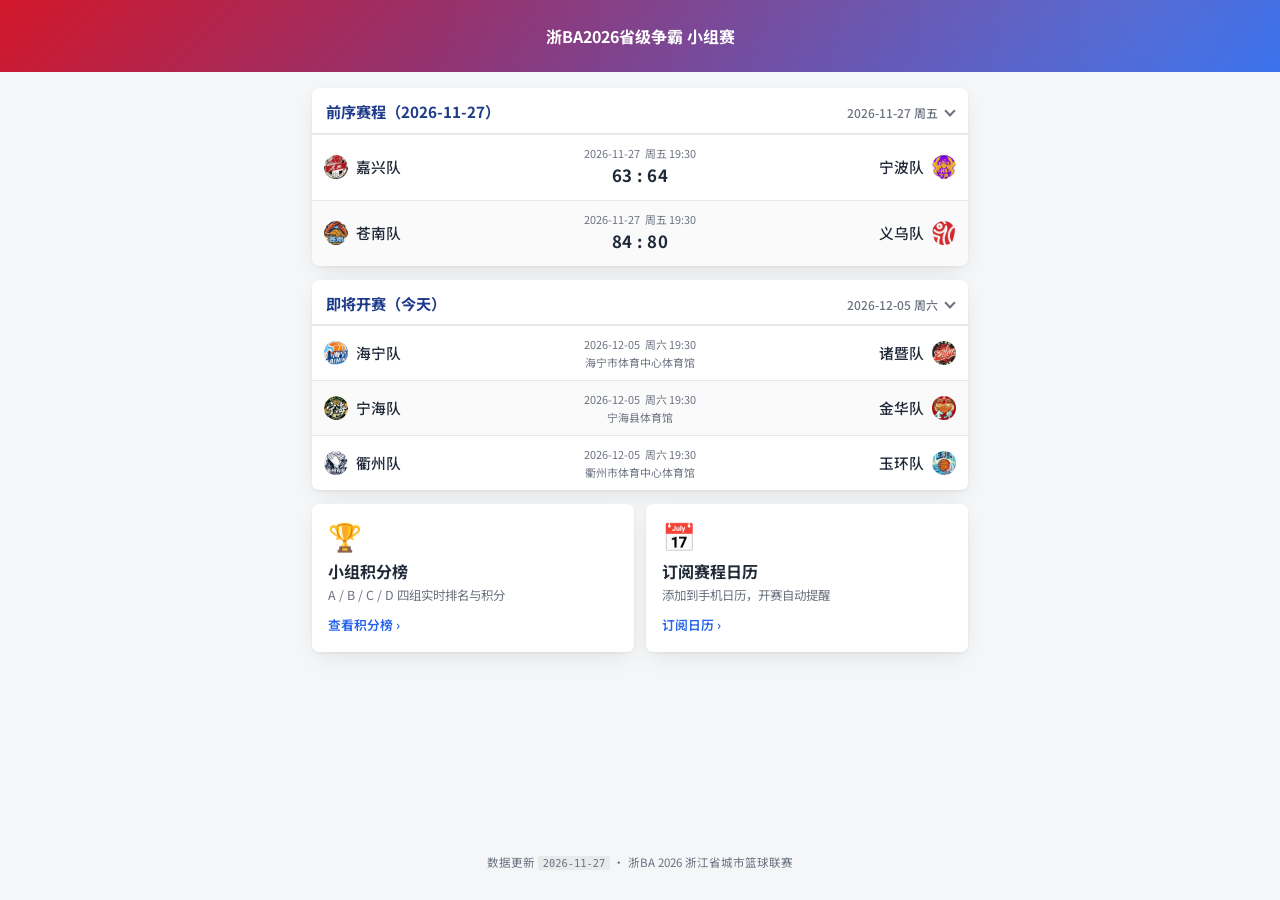
<file: index.html>
<!DOCTYPE html>
<html lang="zh-CN">
<head>
  <meta charset="UTF-8" />
  <meta name="viewport" content="width=device-width, initial-scale=1.0" />
  <title>浙BA 2026 · 首页</title>
  <link href="https://fonts.googleapis.com/css2?family=Noto+Sans+SC:wght@400;500;700&display=swap" rel="stylesheet" />
  <link rel="stylesheet" href="styles.css" />
  <link rel="stylesheet" href="teams.css" />
</head>
<body class="page-index">
  <header>
    <div class="hbar">
      <h1>浙BA2026省级争霸 小组赛</h1>
    </div>
  </header>

  <div class="wrap">
    <!-- 首页赛程：按「比赛日」动态展示 前序赛程 / 即将开赛 / (明天)后续赛程 -->
    <section class="card day-card" id="prev-card">
      <div class="sec-title" role="button" tabindex="0" aria-controls="prev-list"><span id="prev-title">前序赛程</span> <span class="date" id="prev-date"></span><span class="caret" aria-hidden="true"></span></div>
      <div class="matches" id="prev-list">
        <div class="msg">正在加载前序赛程…</div>
      </div>
    </section>

    <section class="card day-card" id="upcoming-card">
      <div class="sec-title" role="button" tabindex="0" aria-controls="upcoming-list"><span id="upcoming-title">即将开赛</span> <span class="date" id="upcoming-date"></span><span class="caret" aria-hidden="true"></span></div>
      <div class="matches" id="upcoming-list">
        <div class="msg">正在加载即将开赛…</div>
      </div>
    </section>

    <section class="card day-card" id="next-card">
      <div class="sec-title" role="button" tabindex="0" aria-controls="next-list"><span id="next-title">明天赛程</span> <span class="date" id="next-date"></span><span class="caret" aria-hidden="true"></span></div>
      <div class="matches" id="next-list">
        <div class="msg">正在加载明天赛程…</div>
      </div>
    </section>

    <!-- 2 & 3. 入口：小组积分榜 / 订阅赛程日历 -->
    <div class="nav">
      <a class="card nav-card" href="teams.html">
        <span class="ico">🏆</span>
        <span class="t">小组积分榜</span>
        <span class="d">A / B / C / D 四组实时排名与积分</span>
        <span class="go">查看积分榜 ›</span>
      </a>
      <a class="card nav-card" href="calendar.html">
        <span class="ico">📅</span>
        <span class="t">订阅赛程日历</span>
        <span class="d">添加到手机日历，开赛自动提醒</span>
        <span class="go">订阅日历 ›</span>
      </a>
    </div>
  </div>

  <p class="footer">
    数据更新 <code id="data-date">2026-09-19</code> · 浙BA 2026 浙江省城市篮球联赛
  </p>

  <script src="data/data.js"></script>
  <script>
    // 页角「数据更新」日期取 data.js 中最新一个有比分的比赛日期
    (function () {
      var el = document.getElementById('data-date');
      if (!el || typeof scheduleData === 'undefined') return;
      var latest = '';
      scheduleData.forEach(function (m) {
        if (m['主队得分'] == null || m['客队得分'] == null) return;
        var d = String(m['日期'] || '').slice(0, 10);
        if (d > latest) latest = d;
      });
      if (latest) el.textContent = latest;
    })();
  </script>
  <script>
    (function () {
      function esc(s) {
        return String(s).replace(/[&<>"]/g, function (c) {
          return { '&': '&amp;', '<': '&lt;', '>': '&gt;', '"': '&quot;' }[c];
        });
      }
      // 队徽改用 CSS 背景渲染（teams.css 内嵌 base64）；键为 logos/ 文件名去扩展名（如 台州）
      function logoKey(logo) {
        return String(logo || '').replace(/^.*\//, '').replace(/\.png$/, '');
      }
      function logoImg(t, name) {
        return (t && t.logo)
          ? '<span class="mlogo" data-logo="' + esc(logoKey(t.logo)) + '" aria-label="' + esc(name) + '"></span>'
          : '<span class="mlogo"></span>';
      }
      // 按比赛时间升序（日期早的在前）；同一时刻以场序稳定排序
      function byTime(a, b) {
        var ta = String(a['日期'] || '').split(' ')[0] + ' ' + (a['时间'] || '');
        var tb = String(b['日期'] || '').split(' ')[0] + ' ' + (b['时间'] || '');
        if (ta !== tb) return ta < tb ? -1 : 1;
        return a['场序'] - b['场序'];
      }

      if (typeof teamsData === 'undefined' || typeof scheduleData === 'undefined') {
        var errHtml = '<div class="msg error">数据加载失败：请确认 <code>data/data.js</code> 与本页面一并存在。</div>';
        ['prev-list', 'upcoming-list', 'next-list'].forEach(function (id) {
          var el = document.getElementById(id); if (el) el.innerHTML = errHtml;
        });
        return;
      }

      var teamMap = {};
      teamsData.forEach(function (t) { teamMap[t['名称']] = t; });

      // 与 schedule.html 完全一致的行结构（首页赛程不针对单一球队，故不高亮）
      function renderMatches(matches) {
        return matches.map(function (m) {
          var home = teamMap[m['主场队']] || {};
          var away = teamMap[m['客场队']] || {};
          var isPlayed = m['主队得分'] != null && m['客队得分'] != null;

          var centerBottom = isPlayed
            ? '<div class="score">' + m['主队得分'] + ' : ' + m['客队得分'] + '</div>'
            : '<div class="venue">' + esc(home['主场场馆'] || '待定') + '</div>';

          var dparts = String(m['日期'] || '').split(' ');
          var dateStr = dparts[0] || '';
          var weekStr = dparts[1] || '';
          var timeStr = m['时间'] || '';

          return '<div class="match">' +
            '<div class="side home">' +
              logoImg(home, m['主场队']) +
              '<span class="mname">' + esc(m['主场队']) + '</span>' +
            '</div>' +
            '<div class="center">' +
              '<div class="when"><span class="date">' + esc(dateStr) + '</span>' +
                '<span class="time">' + esc((weekStr + ' ' + timeStr).trim()) + '</span></div>' +
              centerBottom +
            '</div>' +
            '<div class="side away">' +
              '<span class="mname">' + esc(m['客场队']) + '</span>' +
              logoImg(away, m['客场队']) +
            '</div>' +
          '</div>';
        }).join('');
      }

      // ---- 按「比赛日」动态计算 前序 / 即将开赛 / 明天 ----
      var WD = ['周日', '周一', '周二', '周三', '周四', '周五', '周六'];

      function pad(n) { return n < 10 ? '0' + n : '' + n; }
      function fmt(d) { return d.getFullYear() + '-' + pad(d.getMonth() + 1) + '-' + pad(d.getDate()); }
      function addDays(base, n) { var d = new Date(base); d.setDate(d.getDate() + n); return d; }
      function dayOf(m) { return String(m['日期'] || '').split(' ')[0]; }
      function weekOfYmd(ymd) {
        var p = ymd.split('-');
        var d = new Date(+p[0], +p[1] - 1, +p[2]);
        return WD[d.getDay()];
      }

      var now = new Date();
      var todayStr = fmt(now);
      var tomorrowStr = fmt(addDays(now, 1));
      var yesterdayStr = fmt(addDays(now, -1));
      var dbyStr = fmt(addDays(now, -2));

      // 是否已赛（有比分即已赛）；同一比赛日要么全赛要么未赛，不存在跨时段
      function isPlayed(m) { return m['主队得分'] != null && m['客队得分'] != null; }
      function matchesOn(day) {
        if (!day) return [];
        return scheduleData.filter(function (m) { return dayOf(m) === day; }).sort(byTime);
      }
      function dayPlayed(day) {
        var ms = matchesOn(day);
        return ms.length > 0 && ms.every(function (m) { return isPlayed(m); });
      }

      // 收集全部比赛日并升序（yyyy-mm-dd 定宽，字典序即时间序）
      var daySet = {};
      scheduleData.forEach(function (m) { var d = dayOf(m); if (d) daySet[d] = true; });
      var allDays = Object.keys(daySet).sort();

      // 即将开赛 = 今天或之后、最早的「未赛」比赛日；若全部已赛则无即将开赛
      var upcomingDay = null, prevDay = null, nextDay = null;
      for (var i = 0; i < allDays.length; i++) {
        if (allDays[i] >= todayStr && !dayPlayed(allDays[i])) { upcomingDay = allDays[i]; break; }
      }
      // 前序赛程 = 即将开赛之前最近的「已出比分」比赛日（今天若已赛，则今天归入前序）
      var prevBound = upcomingDay || '9999-12-31';
      for (var j = allDays.length - 1; j >= 0; j--) {
        if (allDays[j] < prevBound && dayPlayed(allDays[j])) { prevDay = allDays[j]; break; }
      }
      // 明天预览 = 即将开赛之后的下一个比赛日
      if (upcomingDay) {
        for (var k = 0; k < allDays.length; k++) {
          if (allDays[k] > upcomingDay) { nextDay = allDays[k]; break; }
        }
      }

      // 相对今天的口语标签；更早或更晚则回退到具体日期
      function relLabel(day) {
        if (day === todayStr) return '今天';
        if (day === tomorrowStr) return '明天';
        if (day === yesterdayStr) return '昨天';
        if (day === dbyStr) return '前天';
        return day;
      }

      // 折叠状态：.collapsed 类控制 .matches 显隐，并同步 aria-expanded
      function setCollapsed(card, collapsed) {
        card.classList.toggle('collapsed', !!collapsed);
        var title = card.querySelector('.sec-title');
        if (title) title.setAttribute('aria-expanded', collapsed ? 'false' : 'true');
      }

      // 点击 / 键盘（Enter、空格）标题部分收起或展开对应卡片
      Array.prototype.forEach.call(
        document.querySelectorAll('.page-index .day-card .sec-title'),
        function (title) {
          function toggle() {
            var card = title.closest('.day-card');
            if (card) setCollapsed(card, !card.classList.contains('collapsed'));
          }
          title.addEventListener('click', toggle);
          title.addEventListener('keydown', function (e) {
            if (e.key === 'Enter' || e.key === ' ' || e.key === 'Spacebar') {
              e.preventDefault(); toggle();
            }
          });
        }
      );

      // collapsed 参数：该板块展示时的默认收起状态（false = 展开）
      function fillSection(cardId, titleId, dateId, listId, baseLabel, day, emptyMsg, collapsed) {
        var card = document.getElementById(cardId);
        if (!day) { card.style.display = 'none'; return; }
        card.style.display = '';
        document.getElementById(titleId).textContent = baseLabel + '（' + relLabel(day) + '）';
        document.getElementById(dateId).textContent = day + ' ' + weekOfYmd(day);
        var matches = matchesOn(day);
        document.getElementById(listId).innerHTML = matches.length
          ? renderMatches(matches)
          : '<div class="msg">' + emptyMsg + '</div>';
        setCollapsed(card, collapsed);
      }

      // 1. 前序赛程（即将开赛之前最近的已出比分比赛日；今天已赛则今天归此）——默认展开
      fillSection('prev-card', 'prev-title', 'prev-date', 'prev-list',
        '前序赛程', prevDay, '暂无已赛比赛。', false);

      // 2. 即将开赛（今天或之后最近的未赛比赛日；全部已赛则隐藏）——默认展开
      fillSection('upcoming-card', 'upcoming-title', 'upcoming-date', 'upcoming-list',
        '即将开赛', upcomingDay, '本赛季比赛已全部结束。', false);

      // 3. 明天/后续赛程：仅当「即将开赛」落在今天（即连续两个比赛日都有比赛）时显示，
      //    且默认收起；否则隐藏整个板块
      var nextCard = document.getElementById('next-card');
      if (upcomingDay === todayStr && nextDay) {
        var baseNext = (nextDay === tomorrowStr) ? '明天赛程' : '后续赛程';
        fillSection('next-card', 'next-title', 'next-date', 'next-list',
          baseNext, nextDay, '该日没有比赛。', true);
      } else {
        nextCard.style.display = 'none';
      }
    })();
  </script>
</body>
</html>
</file>
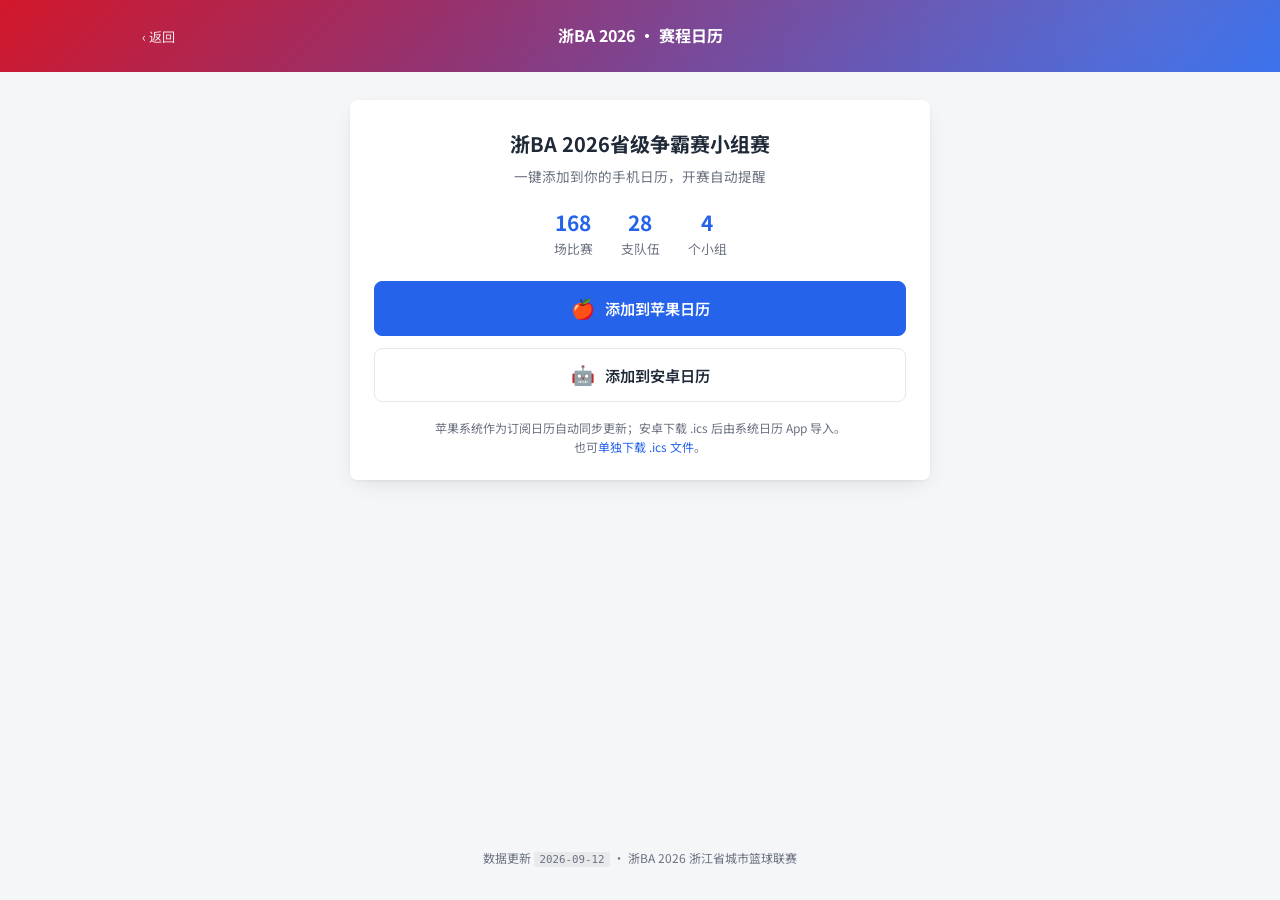
<file: calendar.html>
<!DOCTYPE html>
<html lang="zh-CN">
<head>
  <meta charset="UTF-8" />
  <meta name="viewport" content="width=device-width, initial-scale=1.0" />
  <title>浙BA 2026 · 添加赛程到日历</title>
  <link href="https://fonts.googleapis.com/css2?family=Noto+Sans+SC:wght@400;500;700&display=swap" rel="stylesheet" />
  <link rel="stylesheet" href="styles.css" />
</head>
<body class="page-calendar">
  <header>
    <div class="hbar">
      <a class="back" href="index.html" title="返回首页">‹ 返回</a>
      <h1>浙BA 2026 · 赛程日历</h1>
    </div>
  </header>

  <div class="wrap">
    <div class="card">
      <div class="cal-name">浙BA 2026省级争霸赛小组赛</div>
      <div class="cal-desc">一键添加到你的手机日历，开赛自动提醒</div>
      <div class="stat-row">
        <div><b id="stat-matches">168</b>场比赛</div>
        <div><b id="stat-teams">28</b>支队伍</div>
        <div><b id="stat-groups">4</b>个小组</div>
      </div>

      <div class="btn-group">
        <a class="btn primary" id="btn-apple">
          <span class="icon">🍎</span>添加到苹果日历
          <span class="badge" id="badge-apple" style="display:none">推荐</span>
        </a>
        <a class="btn" id="btn-android" href="zba2026.ics" download>
          <span class="icon">🤖</span>添加到安卓日历
          <span class="badge" id="badge-android" style="display:none">推荐</span>
        </a>
      </div>

      <p class="hint">
        苹果系统作为订阅日历自动同步更新；安卓下载 .ics 后由系统日历 App 导入。<br />
        也可<a id="link-download" href="zba2026.ics" download>单独下载 .ics 文件</a>。
      </p>

      <div class="guide" id="android-guide" hidden>
        <div class="guide-title">安卓导入步骤</div>
        <div class="guide-item"><b>小米</b>打开「日历」→ 右下角 ⋯ → 设置 → 导入 .ics，选择下载的文件</div>
        <div class="guide-item"><b>华为</b>打开「日历」→ 右下角 ⋮ → 设置 → 导入日历 → 选择文件</div>
        <div class="guide-item"><b>OPPO</b>打开「日历」→ 右下角 ⋮ → 设置 → 导入 .ics 文件</div>
        <p class="guide-note">提示：.ics 为一次性导入，赛程如有更新需重新导入。</p>
      </div>
    </div>
  </div>

  <p class="footer">数据更新 <code>2026-09-12</code> · 浙BA 2026 浙江省城市篮球联赛</p>

  <div class="toast" id="toast">已开始下载 .ics 文件</div>

  <script src="data/data.js"></script>
  <script>
    (function () {
      // 顶部统计数字改为数据驱动（数据来自 data/data.js；加载失败则保留默认值）
      if (typeof teamsData !== 'undefined' && typeof scheduleData !== 'undefined') {
        document.getElementById('stat-matches').textContent = scheduleData.length;
        document.getElementById('stat-teams').textContent = teamsData.length;
        document.getElementById('stat-groups').textContent =
          new Set(teamsData.map(function (t) { return t['组别']; })).size;
      }

      const here = new URL(window.location.href);
      const dir = here.pathname.replace(/[^/]*$/, ''); // 本文件所在目录
      const icsAbs = here.origin + dir + 'zba2026.ics'; // ics 与本文件同在根目录
      const webcalUrl = icsAbs.replace(/^https?:/, 'webcal:');

      // 苹果：webcal 订阅
      document.getElementById('btn-apple').href = webcalUrl;
      // 安卓：下载 .ics 由系统日历 App 导入（中国网络无法访问 Google 服务）
      document.getElementById('link-download').href = 'zba2026.ics';

      // 按系统自动高亮推荐项
      const ua = navigator.userAgent;
      const isApple = /iPhone|iPad|iPod|Macintosh|Mac OS X/i.test(ua);
      const isAndroid = /Android/i.test(ua);
      if (isApple) document.getElementById('badge-apple').style.display = '';
      else if (isAndroid) {
        document.getElementById('badge-android').style.display = '';
        document.getElementById('btn-apple').classList.remove('primary');
        document.getElementById('btn-android').classList.add('primary');
      }

      const toast = document.getElementById('toast');
      const guide = document.getElementById('android-guide');
      function showToast(msg) {
        toast.textContent = msg;
        toast.classList.add('show');
        setTimeout(() => toast.classList.remove('show'), 2600);
      }
      // 安卓按钮：下载 .ics 并展开导入指引
      document.getElementById('btn-android').addEventListener('click', () => {
        showToast('已开始下载 .ics，请在日历 App 中导入');
        if (guide.hidden) guide.hidden = false;
      });
      document.getElementById('link-download').addEventListener('click', () => {
        showToast('已开始下载 .ics 文件');
        if (guide.hidden) guide.hidden = false;
      });
    })();
  </script>
</body>
</html>
</file>
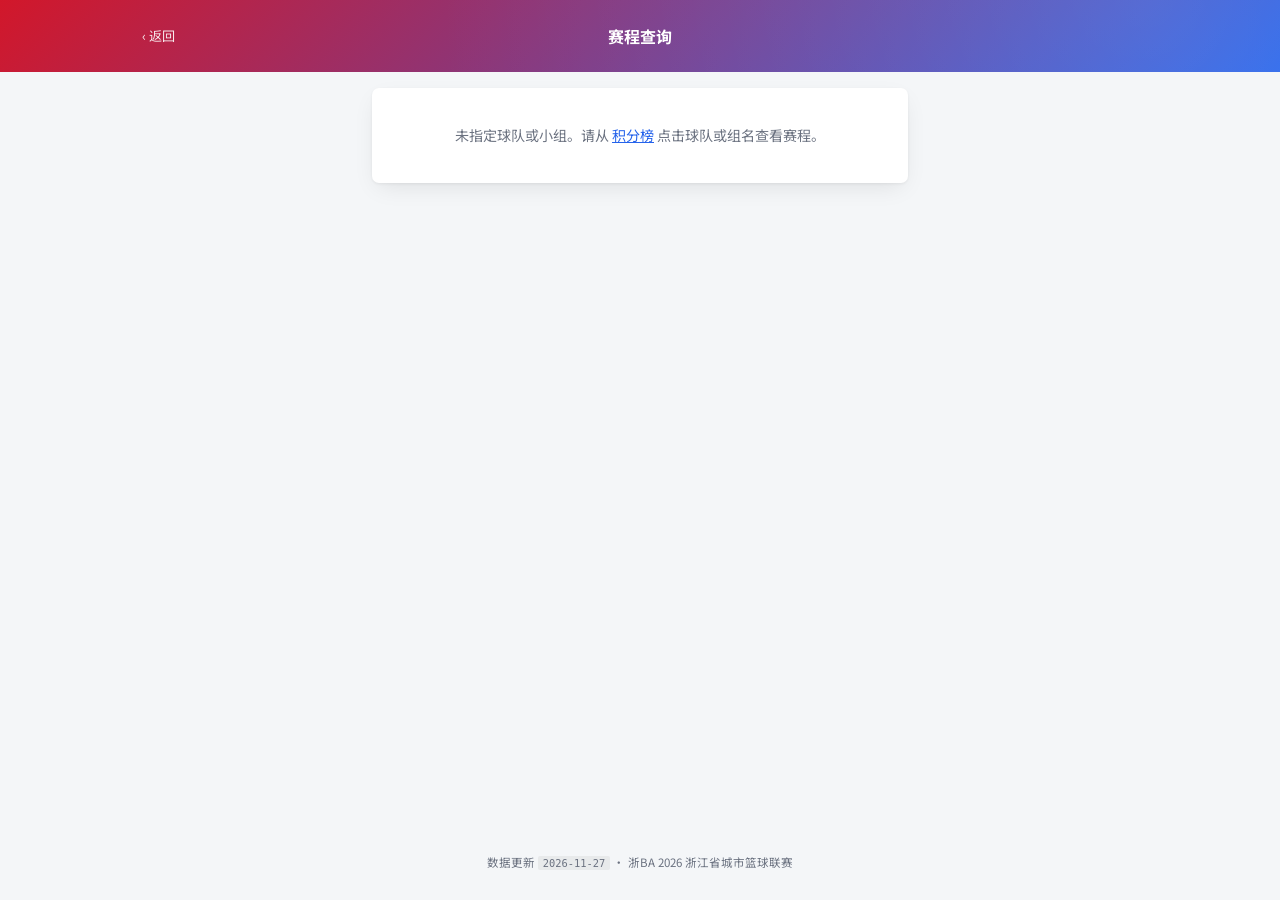
<file: schedule.html>
<!DOCTYPE html>
<html lang="zh-CN">
<head>
  <meta charset="UTF-8" />
  <meta name="viewport" content="width=device-width, initial-scale=1.0" />
  <title>浙BA 2026 · 球队赛程</title>
  <link href="https://fonts.googleapis.com/css2?family=Noto+Sans+SC:wght@400;500;700&display=swap" rel="stylesheet" />
  <link rel="stylesheet" href="styles.css" />
  <link rel="stylesheet" href="teams.css" />
</head>
<body class="page-schedule">
  <header>
    <div class="hbar">
      <a class="back" href="teams.html" title="返回积分榜">‹ 返回</a>
      <div class="htitle">
        <span id="team-logo" class="hlogo" aria-hidden="true" style="display:none"></span>
        <h1 id="team-title">球队赛程</h1>
      </div>
      <span id="team-count" class="hcount"></span>
    </div>
  </header>

  <div class="wrap">
    <div class="card matches" id="list">
      <div class="msg">正在加载赛程…</div>
    </div>
  </div>

  <p class="footer">
    数据更新 <code id="data-date">2026-09-19</code> · 浙BA 2026 浙江省城市篮球联赛
  </p>

  <script src="data/data.js"></script>
  <script>
    // 页角「数据更新」日期取 data.js 中最新一个有比分的比赛日期
    (function () {
      var el = document.getElementById('data-date');
      if (!el || typeof scheduleData === 'undefined') return;
      var latest = '';
      scheduleData.forEach(function (m) {
        if (m['主队得分'] == null || m['客队得分'] == null) return;
        var d = String(m['日期'] || '').slice(0, 10);
        if (d > latest) latest = d;
      });
      if (latest) el.textContent = latest;
    })();
  </script>
  <script>
    (function () {
      var listEl = document.getElementById('list');
      var titleEl = document.getElementById('team-title');
      var countEl = document.getElementById('team-count');
      var logoEl = document.getElementById('team-logo');

      function esc(s) {
        return String(s).replace(/[&<>"]/g, function (c) {
          return { '&': '&amp;', '<': '&lt;', '>': '&gt;', '"': '&quot;' }[c];
        });
      }

      // 队徽改用 CSS 背景渲染（teams.css 内嵌 base64）；键为 logos/ 文件名去扩展名（如 台州）
      function logoKey(logo) {
        return String(logo || '').replace(/^.*\//, '').replace(/\.png$/, '');
      }

      function logoImg(t, name) {
        return (t && t.logo)
          ? '<span class="mlogo" data-logo="' + esc(logoKey(t.logo)) + '" aria-label="' + esc(name) + '"></span>'
          : '<span class="mlogo"></span>';
      }

      function fail(html) { listEl.innerHTML = html; }

      if (typeof teamsData === 'undefined' || typeof scheduleData === 'undefined') {
        fail('<div class="msg error">未找到数据（teamsData / scheduleData 未定义）。' +
          '<br>请确认 <code>data/data.js</code> 与本页面一并存在且路径正确。</div>');
        return;
      }

      var params = new URLSearchParams(location.search);
      var teamName = (params.get('team') || '').trim();
      var groupName = (params.get('group') || '').trim();

      var teamMap = {};
      teamsData.forEach(function (t) { teamMap[t['名称']] = t; });

      // 按比赛时间升序排序（日期早的排前面）；同一时刻以场序作稳定 tie-breaker
      function byTime(a, b) {
        var ta = String(a['日期'] || '').split(' ')[0] + ' ' + (a['时间'] || '');
        var tb = String(b['日期'] || '').split(' ')[0] + ' ' + (b['时间'] || '');
        if (ta !== tb) return ta < tb ? -1 : 1;
        return a['场序'] - b['场序'];
      }

      // 渲染赛程列表；highlight 为需高亮的当前队名（小组模式传 null，不高亮任何队）
      function renderMatches(matches, highlight) {
        listEl.innerHTML = matches.map(function (m) {
          var home = teamMap[m['主场队']] || {};
          var away = teamMap[m['客场队']] || {};
          var isPlayed = m['主队得分'] != null && m['客队得分'] != null;

          var centerBottom = isPlayed
            ? '<div class="score">' + m['主队得分'] + ' : ' + m['客队得分'] + '</div>'
            : '<div class="venue">' + esc(home['主场场馆'] || '待定') + '</div>';

          var dparts = String(m['日期'] || '').split(' ');
          var dateStr = dparts[0] || '';
          var weekStr = dparts[1] || '';
          var timeStr = m['时间'] || '';

          return '<div class="match">' +
            '<div class="side home">' +
              logoImg(home, m['主场队']) +
              '<span class="mname' + (m['主场队'] === highlight ? ' me' : '') + '">' + esc(m['主场队']) + '</span>' +
            '</div>' +
            '<div class="center">' +
              '<div class="when"><span class="date">' + esc(dateStr) + '</span>' +
                '<span class="time">' + esc((weekStr + ' ' + timeStr).trim()) + '</span></div>' +
              centerBottom +
            '</div>' +
            '<div class="side away">' +
              '<span class="mname' + (m['客场队'] === highlight ? ' me' : '') + '">' + esc(m['客场队']) + '</span>' +
              logoImg(away, m['客场队']) +
            '</div>' +
          '</div>';
        }).join('');
      }

      // 小组模式：展示该组全部赛程（teams.html 组名链接进入）
      if (groupName) {
        var groupMatches = scheduleData.filter(function (m) {
          return m['组别'] === groupName;
        }).sort(byTime);

        if (!groupMatches.length) {
          titleEl.textContent = '未找到小组';
          fail('<div class="msg error">未找到「' + esc(groupName) + ' 组」的赛程。' +
            '<br><a href="teams.html">返回积分榜</a></div>');
          return;
        }

        var groupTeams = teamsData.filter(function (t) { return t['组别'] === groupName; }).length;
        document.title = groupName + '组 · 赛程 | 浙BA 2026';
        titleEl.textContent = groupName + '组';
        countEl.textContent = groupTeams + ' 队 · 共 ' + groupMatches.length + ' 场';
        renderMatches(groupMatches, null);
        return;
      }

      // 球队模式：展示某队全部赛程（teams.html 球队行链接进入）
      if (!teamName) {
        titleEl.textContent = '赛程查询';
        fail('<div class="msg">未指定球队或小组。请从 <a href="teams.html">积分榜</a> 点击球队或组名查看赛程。</div>');
        return;
      }

      var team = teamMap[teamName];
      if (!team) {
        titleEl.textContent = '未找到球队';
        fail('<div class="msg error">未找到名为「' + esc(teamName) + '」的球队。' +
          '<br><a href="teams.html">返回积分榜</a></div>');
        return;
      }

      var matches = scheduleData.filter(function (m) {
        return m['主场队'] === teamName || m['客场队'] === teamName;
      }).sort(byTime);

      // 场均得失分：只统计已有比分的场次，得分取本队比分、失分取对手比分
      function avgPoints(list, name) {
        var sum = 0, lost = 0, n = 0;
        list.forEach(function (m) {
          if (m['主队得分'] == null || m['客队得分'] == null) return;
          var isHome = m['主场队'] === name;
          sum += isHome ? m['主队得分'] : m['客队得分'];
          lost += isHome ? m['客队得分'] : m['主队得分'];
          n++;
        });
        return n ? { 场: n, 均得: sum / n, 均失: lost / n } : null;
      }

      function fmtAvg(v) {
        return (Math.round(v * 10) / 10).toFixed(1);
      }

      // 设置页头：队名后附场均得失分，该队尚无已赛场次时不显示
      var avg = avgPoints(matches, teamName);
      document.title = teamName + ' · 赛程 | 浙BA 2026';
      titleEl.innerHTML = esc(teamName) + (avg
        ? '<span class="havg">（场均得分' + fmtAvg(avg.均得) + ' 场均失分' + fmtAvg(avg.均失) + '）</span>'
        : '');
      if (team.logo) { logoEl.setAttribute('data-logo', logoKey(team.logo)); logoEl.style.display = ''; }

      countEl.textContent = (team['组别'] ? team['组别'] + '组 · ' : '') + '共 ' + matches.length + ' 场';

      if (!matches.length) {
        fail('<div class="msg">该球队暂无赛程数据。</div>');
        return;
      }

      renderMatches(matches, teamName);
    })();
  </script>
</body>
</html>
</file>
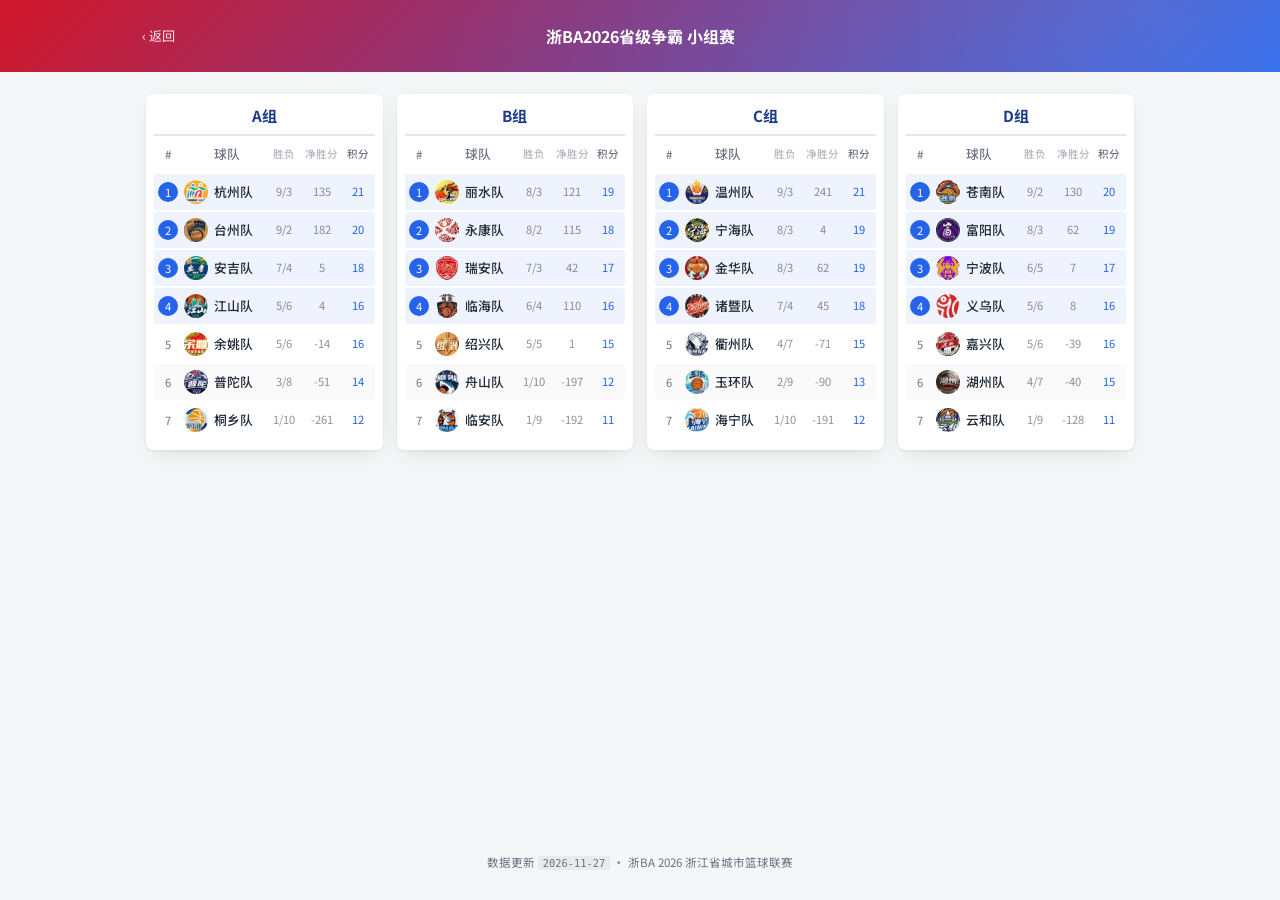
<file: teams.html>
<!DOCTYPE html>
<html lang="zh-CN">
<head>
  <meta charset="UTF-8" />
  <meta name="viewport" content="width=device-width, initial-scale=1.0" />
  <title>浙BA 2026 · 小组积分榜</title>
  <link href="https://fonts.googleapis.com/css2?family=Noto+Sans+SC:wght@400;500;700&display=swap" rel="stylesheet" />
  <link rel="stylesheet" href="styles.css" />
  <link rel="stylesheet" href="teams.css" />
</head>
<body class="page-teams">
  <header>
    <div class="hbar">
      <a class="back" href="index.html" title="返回首页">‹ 返回</a>
      <h1>浙BA2026省级争霸 小组赛</h1>
    </div>
  </header>

  <div class="wrap">
    <div class="groups" id="groups">
      <div class="msg">正在加载积分数据…</div>
    </div>
  </div>

  <p class="footer">
    数据更新 <code id="data-date">2026-09-19</code> · 浙BA 2026 浙江省城市篮球联赛
  </p>

  <script src="data/data.js"></script>
  <script>
    // 页角「数据更新」日期取 data.js 中最新一个有比分的比赛日期
    (function () {
      var el = document.getElementById('data-date');
      if (!el || typeof scheduleData === 'undefined') return;
      var latest = '';
      scheduleData.forEach(function (m) {
        if (m['主队得分'] == null || m['客队得分'] == null) return;
        var d = String(m['日期'] || '').slice(0, 10);
        if (d > latest) latest = d;
      });
      if (latest) el.textContent = latest;
    })();
  </script>
  <script>
    (function () {
      var GROUP_ORDER = ['A', 'B', 'C', 'D'];
      var container = document.getElementById('groups');

      function esc(s) {
        return String(s).replace(/[&<>"]/g, function (c) {
          return { '&': '&amp;', '<': '&lt;', '>': '&gt;', '"': '&quot;' }[c];
        });
      }

      function played(m) {
        return m['主队得分'] != null && m['客队得分'] != null;
      }

      // 依据比分累计每队数据：胜 2 分 / 负 1 分（篮球无平局）
      function computeStats(teams, schedule) {
        var stats = new Map();
        teams.forEach(function (t, i) {
          stats.set(t['名称'], {
            名称: t['名称'], 组别: t['组别'], logo: t['logo'], 原序: i,
            场: 0, 胜: 0, 负: 0, 积分: 0, 得分: 0, 失分: 0, 净胜: 0
          });
        });
        schedule.forEach(function (m) {
          if (!played(m)) return; // 未开赛
          var home = stats.get(m['主场队']), away = stats.get(m['客场队']);
          if (!home || !away) return;
          var hs = m['主队得分'], as = m['客队得分'];
          home.场++; away.场++;
          home.得分 += hs; home.失分 += as;
          away.得分 += as; away.失分 += hs;
          if (hs > as) { home.胜++; home.积分 += 2; away.负++; away.积分 += 1; }
          else if (as > hs) { away.胜++; away.积分 += 2; home.负++; home.积分 += 1; }
        });
        stats.forEach(function (s) { s.净胜 = s.得分 - s.失分; });
        return stats;
      }

      // 同分集群内排名：相互净胜分 → 相互总得分 → 全局净胜分 → 全局总得分
      function rankCluster(cluster, schedule) {
        // 仅当集群内每对球队都交手过时，才用集群内（小联赛）数据排序
        var n = cluster.length;
        var allPlayed = true;
        for (var x = 0; x < n && allPlayed; x++) {
          for (var y = x + 1; y < n && allPlayed; y++) {
            var found = schedule.some(function (m) {
              if (!played(m)) return false;
              return (m['主场队'] === cluster[x].名称 && m['客场队'] === cluster[y].名称) ||
                     (m['主场队'] === cluster[y].名称 && m['客场队'] === cluster[x].名称);
            });
            if (!found) allPlayed = false;
          }
        }

        // 预计算集群内相互交手数据（小联赛净胜分与总得分），每队标量键，保证排序传递性
        var h2hNet = {}, h2hPts = {};
        if (allPlayed) {
          cluster.forEach(function (t) { h2hNet[t.名称] = 0; h2hPts[t.名称] = 0; });
          schedule.forEach(function (m) {
            if (!played(m)) return;
            var home = m['主场队'], away = m['客场队'];
            if (h2hNet[home] == null || h2hNet[away] == null) return;
            var hs = m['主队得分'], as = m['客队得分'];
            h2hNet[home] += hs - as; h2hNet[away] += as - hs;
            h2hPts[home] += hs; h2hPts[away] += as;
          });
        }

        return cluster.slice().sort(function (a, b) {
          if (allPlayed) {
            var dn = h2hNet[b.名称] - h2hNet[a.名称];
            if (dn !== 0) return dn;                   // 相互净胜分
            var dp = h2hPts[b.名称] - h2hPts[a.名称];
            if (dp !== 0) return dp;                   // 相互总得分
          }
          if (b.净胜 !== a.净胜) return b.净胜 - a.净胜; // 全局净胜分
          if (b.得分 !== a.得分) return b.得分 - a.得分; // 全局总得分
          return a.原序 - b.原序;                        // 稳定兜底
        });
      }

      // 组内排名：积分 → 相互净胜分 → 相互总得分 → 全局净胜分 → 全局总得分
      function rankGroup(list, schedule) {
        var byPts = list.slice().sort(function (a, b) {
          return (b.积分 - a.积分) || (a.原序 - b.原序);
        });
        var out = [], i = 0;
        while (i < byPts.length) {
          var j = i;
          while (j + 1 < byPts.length && byPts[j + 1].积分 === byPts[i].积分) j++;
          var cluster = byPts.slice(i, j + 1);
          if (cluster.length === 1) out.push(cluster[0]);
          else rankCluster(cluster, schedule).forEach(function (t) { out.push(t); });
          i = j + 1;
        }
        return out;
      }

      function render(teams, schedule) {
        var stats = computeStats(teams, schedule);
        var groups = {};
        GROUP_ORDER.forEach(function (g) { groups[g] = []; });
        stats.forEach(function (s) {
          (groups[s.组别] = groups[s.组别] || []).push(s);
        });

        container.innerHTML = GROUP_ORDER.map(function (g) {
          var ranked = rankGroup(groups[g] || [], schedule);
          var rows = ranked.map(function (s, idx) {
            var rank = idx + 1;
            var logo = s.logo
              ? '<span class="logo" data-logo="' + esc(String(s.logo).replace(/^.*\//, '').replace(/\.png$/, '')) + '" aria-label="' + esc(s.名称) + '"></span>'
              : '<span class="logo"></span>';
            return '<a class="row team' + (rank <= 4 ? ' qualify' : '') + (idx % 2 === 1 ? ' alt' : '') + '" href="schedule.html?team=' + encodeURIComponent(s.名称) + '" title="查看 ' + esc(s.名称) + ' 赛程">' +
              '<span class="rank' + (rank <= 4 ? ' top' : '') + '">' + rank + '</span>' +
              logo +
              '<span class="name">' + esc(s.名称) + '</span>' +
              '<span class="wl">' + (s.场 === 0 ? '-' : s.胜 + '/' + s.负) + '</span>' +
              '<span class="diff">' + (s.场 === 0 ? '-' : s.净胜) + '</span>' +
              '<span class="pts">' + (s.积分 === 0 ? '-' : s.积分) + '</span>' +
            '</a>';
          }).join('');
          return '<section class="card group">' +
            '<h2 class="group-title"><a href="schedule.html?group=' + encodeURIComponent(g) + '" title="查看 ' + g + ' 组全部赛程">' + g + '组</a></h2>' +
            '<div class="row head"><span class="rank">#</span><span class="logo"></span>' +
              '<span class="name">球队</span><span class="wl">胜负</span><span class="diff">净胜分</span><span class="pts">积分</span></div>' +
            rows +
          '</section>';
        }).join('');
      }

      function showError(msg) {
        container.innerHTML = '<div class="msg error">积分数据加载失败：' + esc(msg) +
          '<br>请确认 <code>data/data.js</code> 与本页面一并存在且路径正确。</div>';
      }

      if (typeof teamsData !== 'undefined' && typeof scheduleData !== 'undefined') {
        render(teamsData, scheduleData);
      } else {
        showError('未找到数据（teamsData / scheduleData 未定义）');
      }
    })();
  </script>
</body>
</html>
</file>
<file: styles.css>
/* ==========================================================================
   浙BA 2026 · 全站样式表
   各页面通过 <body> 上的作用域类区分：
     · index.html    -> <body class="page-index">     首页（今天赛程 + 入口）
     · teams.html    -> <body class="page-teams">      小组积分榜
     · schedule.html -> <body class="page-schedule">   球队 / 小组赛程
     · calendar.html -> <body class="page-calendar">   订阅赛程日历
   结构：1) 共享基础  2) calendar  3) teams  4) schedule  5) index 首页
   赛程行组件 .matches 由 index「今天赛程」与 schedule 共用。
   ========================================================================== */

/* --------------------------------------------------------------------------
   1. 共享基础（设计令牌 / 重置 / 顶栏骨架 / 卡片 / 页脚 / 提示）
   -------------------------------------------------------------------------- */
:root {
  --bg: #f4f6f8;
  --card: #ffffff;
  --text: #1f2937;
  --muted: #6b7280;
  --accent: #2563eb;
  --accent-dark: #1e3a8a;
  --accent-hover: #1e3a8a;
  --on-accent: #ffffff;
  --border: #e5e7eb;
  /* 圆角令牌：集中可配置，改此处即全站生效（--radius 为卡片主圆角） */
  --radius: 7px;
  --radius-logo: 50%;
  --radius-xs: 2px;
  --radius-sm: 3px;
  --radius-md: 50%;
  --radius-lg: 3px;
  --radius-xl: 8px;
  --radius-pill: 999px;
  --shadow: 0 1px 3px rgba(0,0,0,0.06), 0 8px 24px -6px rgba(0,0,0,0.10);
  /* 派生表面 / 状态色：收敛原硬编码颜色，便于深色模式统一覆盖 */
  --header-grad: linear-gradient(135deg, #D2172A 0%, #2563eb 100%);
  --code-bg: rgba(0,0,0,0.05);
  --row-alt: rgba(0,0,0,0.02);
  --row-hover: rgba(37,99,235,0.10);
  --qualify-bg: rgba(37,99,235,0.08);
  --error-bg: #fef2f2;
  --error-text: #b91c1c;
  --error-border: #fecaca;
}

/* 深色模式：跟随系统偏好，仅覆盖颜色令牌，布局与结构完全不变 */
@media (prefers-color-scheme: dark) {
  :root {
    --bg: #0b1220;
    --card: #141d2e;
    --text: #e6e9ef;
    --muted: #94a3b8;
    --accent: #60a5fa;
    --accent-dark: #93c5fd;
    --accent-hover: #3b82f6;
    --on-accent: #0b1220;
    --border: #243044;
    --shadow: 0 1px 3px rgba(0,0,0,0.40), 0 8px 24px -6px rgba(0,0,0,0.55);
    --header-grad: linear-gradient(135deg, #1e3a8a 0%, #D2172A 100%);
    --code-bg: rgba(255,255,255,0.08);
    --row-alt: rgba(255,255,255,0.035);
    --row-hover: rgba(96,165,250,0.18);
    --qualify-bg: rgba(96,165,250,0.1);
    --error-bg: #2c1416;
    --error-text: #fca5a5;
    --error-border: #7f1d1d;
  }
}
* { box-sizing: border-box; margin: 0; padding: 0; }
body {
  font-family: "Noto Sans SC", "PingFang SC", "Microsoft YaHei", sans-serif;
  background: var(--bg);
  color: var(--text);
  line-height: 1.5;
  min-height: 100vh;
  display: flex;
  flex-direction: column;
}
code {
  background: var(--code-bg);
  padding: 1px 5px;
  border-radius: var(--radius-xs);
  font-size: 0.9em;
}

/* 顶栏共享外观（渐变背景满宽 + 光晕装饰）；内容布局与限宽交给 .hbar */
header {
  background: var(--header-grad);
  color: #fff;
  position: relative;
  overflow: hidden;
  padding: 8px 0;
}
header::before {
  content: "";
  position: absolute;
  top: -50%; left: -50%;
  width: 200%; height: 200%;
  background: radial-gradient(circle at 70% 30%, rgba(255,255,255,0.12) 0%, transparent 40%);
  pointer-events: none;
}
/* 顶栏内容条：单行 flex；大屏（>990px）内容限制在 990px 居中，header 背景仍满宽 */
.hbar {
  position: relative;
  display: flex;
  align-items: center;
  gap: 10px;
  max-width: 1024px;
  margin: 0 auto;
  padding: 0 14px;
  min-height: 26px;
}

@media (orientation: landscape) and (min-height: 540px) {
  .hbar {
    min-height: 56px;
  }
}

/* 返回按钮（teams / schedule 顶栏用） */
.back {
  position: relative;
  z-index: 1;
  flex: 0 0 auto;
  color: #fff;
  text-decoration: none;
  font-size: 0.82rem;
  opacity: 0.9;
  white-space: nowrap;
}
.back:hover { opacity: 1; text-decoration: underline; }

/* 容器 / 卡片 / 页脚：共享骨架，尺寸差异见各页作用域 */
.wrap { width: 100%; margin: 0 auto; flex: 1; }
.card { background: var(--card); border-radius: var(--radius); box-shadow: var(--shadow); }
.footer { text-align: center; color: var(--muted); }
.footer a { color: var(--accent); text-decoration: none; }
.footer a:hover { text-decoration: underline; }

/* 加载 / 错误提示（teams / schedule 用） */
.msg { text-align: center; color: var(--muted); }
.msg.error { background: var(--error-bg); color: var(--error-text); }

/* --------------------------------------------------------------------------
   2. calendar.html —— 日历订阅落地页（body.page-calendar）
   -------------------------------------------------------------------------- */
body.page-calendar { line-height: 1.6; }
.page-calendar header h1 {
  position: absolute;
  left: 50%;
  top: 50%;
  transform: translate(-50%, -50%);
  z-index: 1;
  max-width: calc(100% - 40px);
  margin: 0;
  font-size: 1rem;
  font-weight: 700;
  text-align: center;
  white-space: nowrap;
  overflow: hidden;
  text-overflow: ellipsis;
}
.page-calendar .wrap { max-width: 620px; padding: 28px 20px 48px; }
.page-calendar .card { padding: 28px 24px 24px; text-align: center; }
.page-calendar .footer { padding: 16px 0 32px; font-size: 0.75rem; }

.page-calendar .cal-name { font-size: 1.25rem; font-weight: 700; }
.page-calendar .cal-desc { font-size: 0.85rem; color: var(--muted); margin-top: 6px; }
.page-calendar .stat-row {
  display: flex;
  justify-content: center;
  gap: 28px;
  margin: 18px 0 22px;
  font-size: 0.8rem;
  color: var(--muted);
}
.page-calendar .stat-row b { display: block; font-size: 1.3rem; color: var(--accent); font-weight: 700; }
.page-calendar .btn-group { display: grid; gap: 12px; }
.page-calendar .btn {
  display: flex;
  align-items: center;
  justify-content: center;
  gap: 10px;
  padding: 14px 18px;
  border-radius: var(--radius-xl);
  border: 1px solid var(--border);
  background: var(--card);
  color: var(--text);
  font-size: 0.95rem;
  font-weight: 600;
  font-family: inherit;
  text-decoration: none;
  cursor: pointer;
  transition: all 0.18s ease;
}
.page-calendar .btn .icon { font-size: 1.2rem; line-height: 1; }
.page-calendar .btn .badge {
  font-size: 0.7rem;
  font-weight: 700;
  background: var(--accent);
  color: var(--on-accent);
  padding: 2px 8px;
  border-radius: var(--radius-pill);
  margin-left: 4px;
}
.page-calendar .btn.primary { background: var(--accent); color: var(--on-accent); border-color: var(--accent); }
.page-calendar .btn.primary .badge { background: var(--on-accent); color: var(--accent); }
.page-calendar .btn.primary:hover { background: var(--accent-hover); border-color: var(--accent-hover); color: var(--on-accent); }
.page-calendar .btn:hover:not(.primary) { border-color: var(--accent); color: var(--accent); transform: translateY(-1px); }
.page-calendar .hint { margin-top: 16px; font-size: 0.75rem; color: var(--muted); line-height: 1.6; }
.page-calendar .hint a { color: var(--accent); text-decoration: none; }
.page-calendar .hint a:hover { text-decoration: underline; }
.page-calendar .toast {
  position: fixed; bottom: 24px; left: 50%;
  transform: translateX(-50%) translateY(20px);
  background: var(--text); color: var(--bg);
  padding: 10px 20px; border-radius: var(--radius-pill);
  font-size: 0.85rem; opacity: 0; pointer-events: none;
  transition: all 0.3s ease; z-index: 50;
}
.page-calendar .toast.show { opacity: 1; transform: translateX(-50%) translateY(0); }
.page-calendar .guide {
  margin-top: 18px;
  padding: 16px;
  background: var(--bg);
  border-radius: var(--radius-xl);
  text-align: left;
  font-size: 0.82rem;
  line-height: 1.7;
}
.page-calendar .guide-title { font-weight: 700; margin-bottom: 8px; color: var(--text); }
.page-calendar .guide-item { color: var(--muted); margin-bottom: 4px; }
.page-calendar .guide-item b { color: var(--text); margin-right: 4px; }
.page-calendar .guide-note { margin-top: 10px; color: var(--muted); font-size: 0.75rem; }

/* --------------------------------------------------------------------------
   3. teams.html —— 小组积分榜（body.page-teams）
   -------------------------------------------------------------------------- */
.page-teams header h1 {
  position: absolute;
  left: 50%;
  top: 50%;
  transform: translate(-50%, -50%);
  z-index: 1;
  max-width: calc(100% - 140px);
  margin: 0;
  font-size: 1rem;
  font-weight: 700;
  text-align: center;
  white-space: nowrap;
  overflow: hidden;
  text-overflow: ellipsis;
}
.page-teams .wrap { max-width: 1024px; padding: 16px 12px 32px; }
.page-teams .card { padding: 10px 8px; overflow: hidden; }
.page-teams .footer { padding: 12px 16px 28px; font-size: 0.72rem; }
.page-teams .msg { grid-column: 1 / -1; padding: 30px 10px; font-size: 0.85rem; }
.page-teams .msg.error { border: 1px solid var(--error-border); border-radius: var(--radius-xl); padding: 18px; line-height: 1.8; }

/* 小组网格：默认（手机竖屏）2 行 2 列 */
.page-teams .groups { display: grid; grid-template-columns: repeat(2, 1fr); gap: 12px; }
.page-teams .group-title {
  font-size: 0.95rem;
  font-weight: 700;
  color: var(--accent-dark);
  text-align: center;
  padding-bottom: 7px;
  margin-bottom: 4px;
  border-bottom: 2px solid var(--border);
}
.page-teams .group-title a { color: inherit; text-decoration: none; }
.page-teams .group-title a:hover { color: var(--accent); text-decoration: underline; }
.page-teams .row { display: flex; align-items: center; gap: 6px; padding: 6px 4px; border-radius: var(--radius-lg); }
.page-teams .row.head { font-size: 0.66rem; color: var(--muted); font-weight: 500; padding: 2px 4px 6px; }
.page-teams .team.alt { background: var(--row-alt); }
.page-teams .team.qualify { background: var(--qualify-bg); }
.page-teams a.row { text-decoration: none; color: inherit; }
.page-teams a.row.team { cursor: pointer; transition: background .15s ease; margin: 2px 0; }
.page-teams a.row.team:hover { background: var(--row-hover); }
.page-teams .rank {
  flex: 0 0 20px;
  height: 20px;
  line-height: 20px;
  text-align: center;
  font-size: 0.7rem;
  color: var(--muted);
}
.page-teams .rank.top { color: var(--on-accent); background: var(--accent); border-radius: var(--radius-md); }
.page-teams .row.head .rank { color: var(--muted); background: none; }
.page-teams .logo { flex: 0 0 24px; width: 24px; height: 24px; border-radius: var(--radius-logo); }
.page-teams .name {
  flex: 1 1 auto;
  min-width: 0;
  font-size: 0.8rem;
  font-weight: 500;
  white-space: nowrap;
  overflow: hidden;
  text-overflow: ellipsis;
}
.page-teams .diff {
  flex: 0 0 34px;
  text-align: center;
  font-size: 0.7rem;
  font-variant-numeric: tabular-nums;
  opacity: 0.5;
}
.page-teams .row.head .diff { color: var(--muted); font-weight: 500; font-size: 0.66rem; }
.page-teams .wl {
  flex: 0 0 30px;
  text-align: center;
  font-size: 0.7rem;
  font-variant-numeric: tabular-nums;
  opacity: 0.5;
}
.page-teams .row.head .wl { color: var(--muted); font-weight: 500; font-size: 0.66rem; }
.page-teams .pts {
  flex: 0 0 26px;
  text-align: center;
  font-size: 0.7rem;
  color: var(--accent);
  font-variant-numeric: tabular-nums;
}
.page-teams .row.head .pts { color: var(--muted); font-weight: 500; font-size: 0.66rem; }

/* 手机横屏及更宽屏幕：4 个小组并列一排 */
@media (orientation: landscape) {
  .page-teams .groups { grid-template-columns: repeat(4, 1fr); gap: 14px; }
  .page-teams .wrap { padding: 22px 18px 22px; }
}


@media (max-width: 1000px) and (orientation: landscape) {
  .page-teams .diff { display: none; }
}
@media (max-width: 840px) and (orientation: landscape) {
  .page-teams .wl { display: none; }
}

/* --------------------------------------------------------------------------
   4. schedule.html —— 球队赛程（body.page-schedule）
   -------------------------------------------------------------------------- */
.page-schedule .htitle {
  position: absolute;
  left: 50%;
  top: 50%;
  transform: translate(-50%, -50%);
  z-index: 1;
  display: flex;
  align-items: center;
  gap: 6px;
  max-width: calc(100% - 220px);
}
.page-schedule .hlogo {
  flex: 0 0 auto;
  width: 26px; height: 26px;
  border-radius: var(--radius-sm);
  background: rgba(255,255,255,0.12);
  padding: 2px;
}
.page-schedule header h1 {
  min-width: 0;
  margin: 0;
  font-size: 1rem;
  font-weight: 700;
  text-align: center;
  white-space: nowrap;
  overflow: hidden;
  text-overflow: ellipsis;
}
.page-schedule .hcount {
  position: relative;
  z-index: 1;
  flex: 0 0 auto;
  margin-left: auto;
  font-size: 0.72rem;
  opacity: 0.85;
  white-space: nowrap;
}
/* 队名后的场均得失分：字号略小、透明度降低，随 h1 一起在空间不足时截断尾部 */
.page-schedule .havg {
  margin-left: 3px;
  font-size: 0.72rem;
  font-weight: 500;
  opacity: 0.85;
  font-variant-numeric: tabular-nums;
}
.page-schedule .wrap { max-width: 560px; padding: 16px 12px 32px; }
.page-schedule .card { overflow: hidden; }
.page-schedule .footer { padding: 12px 16px 28px; font-size: 0.72rem; }
.page-schedule .msg { padding: 34px 14px; font-size: 0.88rem; line-height: 1.9; }
.page-schedule .msg a { color: var(--accent); }

/* 赛程行组件（index「今天赛程」与 schedule 共用）：左主队 / 中日期时间+比分或场馆 / 右客队 */
.matches .match {
  display: flex;
  align-items: center;
  gap: 8px;
  padding: 11px 12px;
  border-bottom: 1px solid var(--border);
}
.matches .match:last-child { border-bottom: none; }
.matches .match:nth-child(even) { background: var(--row-alt); }
.matches .side { flex: 1 1 0; min-width: 0; display: flex; align-items: center; gap: 8px; }
.matches .side.home { justify-content: flex-start; }
.matches .side.away { justify-content: flex-end; }
.matches .mlogo { flex: 0 0 24px; width: 24px; height: 24px; border-radius: var(--radius-logo); }
.matches .mname {
  min-width: 0;
  font-size: 0.92rem;
  font-weight: 500;
  white-space: nowrap;
  overflow: hidden;
  text-overflow: ellipsis;
}
.matches .side.away .mname { text-align: right; }
.matches .mname.me { color: var(--accent); font-weight: 700; }
.matches .center { flex: 1.3 1 0; min-width: 0; text-align: center; }
.matches .when { font-size: 0.68rem; color: var(--muted); line-height: 1.35; white-space: nowrap; }
.matches .when .date { margin-right: 5px; }
.matches .score {
  margin-top: 3px;
  font-size: 1.05rem;
  font-weight: 700;
  letter-spacing: 0.5px;
  font-variant-numeric: tabular-nums;
}
.matches .venue { margin-top: 3px; font-size: 0.68rem; color: var(--muted); line-height: 1.3; }

@media (max-width: 380px) {
  .matches .match { gap: 5px; padding: 9px 8px; }
  .matches .side { gap: 5px; }
  .matches .mlogo { flex-basis: 20px; width: 20px; height: 20px; }
  .matches .mname { font-size: 0.82rem; }
  .matches .score { font-size: 0.95rem; }
  .matches .venue, .matches .when { font-size: 0.62rem; }
  .page-schedule .hcount { display: none; }
}

/* 窄屏：隐藏右侧计数并放宽标题限宽，让队名后的场均得失分有足够展示空间 */
@media (max-width: 520px) {
  .page-schedule .hcount { display: none; }
  .page-schedule .htitle { max-width: calc(100% - 120px); }
  .page-schedule .havg { font-size: 0.66rem; }
}

/* --------------------------------------------------------------------------
   5. index.html —— 首页（body.page-index）：今天赛程 + 积分榜 / 日历入口
   -------------------------------------------------------------------------- */
.page-index header h1 {
  position: absolute;
  left: 50%; top: 50%;
  transform: translate(-50%, -50%);
  z-index: 1;
  max-width: calc(100% - 40px);
  margin: 0;
  font-size: 1rem;
  font-weight: 700;
  text-align: center;
  white-space: nowrap;
  overflow: hidden;
  text-overflow: ellipsis;
}
.page-index .wrap { max-width: 680px; padding: 16px 12px 32px; }
.page-index .footer { padding: 12px 16px 28px; font-size: 0.72rem; }

/* 区块标题 */
.page-index .sec-title {
  display: flex;
  align-items: baseline;
  justify-content: space-between;
  gap: 8px;
  padding: 12px 14px 10px;
  font-size: 0.95rem;
  font-weight: 700;
  color: var(--accent-dark);
  border-bottom: 2px solid var(--border);
}
.page-index .sec-title .date { font-size: 0.75rem; font-weight: 500; color: var(--muted); white-space: nowrap; }

/* 可折叠标题：点击标题收起 / 展开该卡片的赛程列表 */
.page-index .sec-title { cursor: pointer; -webkit-user-select: none; user-select: none; }
.page-index .sec-title > span:first-child { flex: 1 1 auto; }
.page-index .sec-title:hover { background: var(--row-alt); }
.page-index .sec-title .caret {
  flex: 0 0 auto;
  width: 8px; height: 8px;
  align-self: center;
  border-right: 2px solid var(--muted);
  border-bottom: 2px solid var(--muted);
  transform: rotate(45deg);            /* 展开：箭头朝下 */
  transition: transform .15s ease;
}
.page-index .day-card.collapsed .sec-title .caret { transform: rotate(-45deg); } /* 收起：箭头朝右 */
.page-index .day-card.collapsed .matches { display: none; }

/* 当日赛程卡片（今天 / 明天共用） */
.page-index .day-card { overflow: hidden; margin-bottom: 14px; }
.page-index .day-card .msg { padding: 30px 14px; font-size: 0.85rem; line-height: 1.9; }
.page-index .day-card .msg a { color: var(--accent); }

/* 入口卡片：小组积分榜 / 订阅赛程日历 */
.page-index .nav { display: grid; grid-template-columns: 1fr 1fr; gap: 12px; }
.page-index .nav-card {
  display: flex;
  flex-direction: column;
  padding: 18px 16px;
  text-decoration: none;
  color: inherit;
  transition: transform .15s ease, box-shadow .15s ease;
}
.page-index .nav-card:hover { transform: translateY(-2px); box-shadow: 0 6px 18px -4px rgba(37,99,235,0.28); }
.page-index .nav-card .ico { font-size: 1.7rem; line-height: 1; }
.page-index .nav-card .t { margin-top: 10px; font-size: 1rem; font-weight: 700; }
.page-index .nav-card .d { margin-top: 3px; font-size: 0.78rem; color: var(--muted); line-height: 1.5; }
.page-index .nav-card .go { margin-top: 10px; font-size: 0.8rem; font-weight: 600; color: var(--accent); }

@media (max-width: 380px) {
  .page-index .nav { grid-template-columns: 1fr; }
}

/* --------------------------------------------------------------------------
   6. newTeams.html —— 直播风格积分榜（body.page-newteams）
   直播海报风：左上蓝→右下红渐变 + 模糊球体底纹 + 顶部授权标/联赛标题/
   积分榜标牌 + 白色胶囊战报栏 + 双栏小组积分榜（GROUP C 蓝 / GROUP D 红）
   + 新闻滚动条。固定设计不随深色模式切换，颜色以本作用域变量收敛。
   -------------------------------------------------------------------------- */
body.page-newteams {
  --zb-ink: #0a1c3a;
  --zb-blue: #1e5fd0;
  --zb-red: #d43a2f;
  --zb-red-deep: #a12722;
  --zb-orange: #ff7a1a;
  --zb-orange-light: #ffa14d;
  --zb-gold: #ffd54f;
  /* 本页固定海报设计的圆角令牌（不受全站 --radius 影响） */
  --zb-radius: 10px;
  --zb-radius-panel: 14px;
  background:
    repeating-linear-gradient(45deg, rgba(255,255,255,0.04) 0 2px, transparent 2px 30px),
    repeating-linear-gradient(-45deg, rgba(255,255,255,0.04) 0 2px, transparent 2px 30px),
    linear-gradient(135deg, #1e90ff 0%, #4a90e2 30%, #c0502e 70%, #ff4500 100%);
  color: #fff;
}
/* 模糊球体底纹（左右下角装饰光斑） */
body.page-newteams::before,
body.page-newteams::after {
  content: "";
  position: fixed;
  border-radius: 50%;
  filter: blur(70px);
  pointer-events: none;
}
body.page-newteams::before { width: 420px; height: 420px; top: -120px; left: -100px; background: rgba(255,255,255,0.22); }
body.page-newteams::after { width: 460px; height: 460px; bottom: -140px; right: -120px; background: rgba(255,122,26,0.3); }
.page-newteams .zb-wrap { position: relative; z-index: 1; flex: 1; width: 100%; max-width: 1060px; margin: 0 auto; padding: 18px 14px 26px; }

/* 顶部：授权标识 + 联赛标题 + 积分榜标牌 */
.page-newteams .zb-topline { display: flex; align-items: center; gap: 14px; }
.page-newteams .zb-auth {
  flex: 0 0 auto;
  font-size: 0.95rem;
  font-weight: 900;
  letter-spacing: 2px;
  background: linear-gradient(180deg, #fff3c4 0%, var(--zb-gold) 45%, #ef9b00 100%);
  -webkit-background-clip: text;
  background-clip: text;
  -webkit-text-fill-color: transparent;
  filter: drop-shadow(0 1px 0 rgba(122,77,0,0.9)) drop-shadow(0 2px 3px rgba(0,0,0,0.5));
}
.page-newteams .zb-league {
  flex: 1 1 auto;
  min-width: 0;
  margin: 0;
  text-align: center;
  font-size: clamp(1.05rem, 3vw, 1.85rem);
  font-weight: 900;
  letter-spacing: 1.5px;
  color: #fff;
  white-space: nowrap;
  overflow: hidden;
  text-overflow: ellipsis;
  text-shadow: 0 2px 6px rgba(0,0,0,0.35);
}
.page-newteams .zb-plate {
  flex: 0 0 auto;
  padding: 8px 18px;
  font-size: 1.05rem;
  font-weight: 900;
  letter-spacing: 2px;
  color: #fff;
  background: linear-gradient(180deg, #2563eb 0%, #1d4ed8 100%);
  border: 1px solid rgba(255,255,255,0.25);
  border-radius: var(--zb-radius);
  box-shadow: 0 2px 8px rgba(0,0,0,0.3);
  transform: translateY(4px); /* 原图标牌略低于标题 */
}

/* 最新战报比分栏：白底灰边胶囊，比分紧贴队名两侧 */
.page-newteams .zb-score { margin-top: 16px; text-align: center; }
.page-newteams .zb-score-row {
  display: inline-flex;
  align-items: center;
  gap: 18px;
  max-width: 100%;
  padding: 10px 28px;
  border-radius: var(--radius-pill);
  background: #ffffff;
  border: 1px solid #c3ccd6;
  box-shadow: 0 4px 16px rgba(0,0,0,0.28);
}
.page-newteams .zb-s-side { flex: 0 1 auto; display: flex; align-items: center; gap: 10px; min-width: 0; }
.page-newteams .zb-s-name { font-size: 1.05rem; font-weight: 700; color: #1f2937; white-space: nowrap; }
.page-newteams .zb-s-side img {
  width: 34px; height: 34px;
  object-fit: contain;
  border-radius: 50%;
  background: #eef1f5;
  padding: 2px;
}
.page-newteams .zb-s-num { font-size: 2rem; font-weight: 900; color: #111827; font-variant-numeric: tabular-nums; }
.page-newteams .zb-s-tag {
  font-style: normal;
  font-size: 0.7rem;
  font-weight: 700;
  letter-spacing: 1px;
  padding: 3px 10px;
  border-radius: var(--radius-pill);
  background: #eef1f5;
  color: #6b7280;
}
.page-newteams .zb-s-venue { margin-top: 8px; font-size: 0.75rem; color: rgba(255,255,255,0.85); }

/* 双栏小组面板：GROUP C 蓝 / GROUP D 红 */
.page-newteams .zb-groups { display: grid; grid-template-columns: 1fr 1fr; gap: 16px; margin-top: 16px; }
.page-newteams .msg { grid-column: 1 / -1; padding: 30px 10px; font-size: 0.85rem; color: rgba(255,255,255,0.75); }
.page-newteams .msg.error {
  background: rgba(0,0,0,0.25);
  border: 1px solid rgba(255,255,255,0.25);
  border-radius: var(--zb-radius);
  line-height: 1.8;
  color: #fff;
}
.page-newteams .zb-group { border-radius: var(--zb-radius-panel); padding: 14px 12px; color: #fff; box-shadow: 0 6px 18px rgba(0,0,0,0.3); }
.page-newteams .zb-group.is-c { background: linear-gradient(165deg, #1d55b0 0%, #2e7de0 100%); }
.page-newteams .zb-group.is-d { background: linear-gradient(165deg, #c03a2b 0%, #e0572f 100%); }
.page-newteams .zb-g-title {
  margin: 0 0 8px;
  text-align: center;
  font-size: 1.15rem;
  font-weight: 900;
  letter-spacing: 2px;
  text-shadow: 0 1px 3px rgba(0,0,0,0.3);
}

/* 行：左侧名称区（前 4 名橙底 / 5-7 名蓝底，右端圆形端帽）+ 右侧白底统计区（竖线分隔） */
.page-newteams .zb-row {
  display: flex;
  align-items: stretch;
  margin: 5px 0;
  border-radius: var(--zb-radius);
  overflow: hidden;
  text-decoration: none;
  color: #fff;
  background: #ffffff; /* 行底为白：名称区右侧圆形边界外露处 */
}
.page-newteams a.zb-row { transition: filter .15s ease; }
.page-newteams a.zb-row:hover { filter: brightness(1.12); }
.page-newteams .zb-left {
  flex: 0 1 auto; /* 宽度贴合内容，不占满整行 */
  min-width: 0;
  display: flex;
  align-items: center;
  gap: 9px;
  margin-right: 10px;
  padding: 7px 20px 7px 10px;
  border-radius: 0 var(--radius-pill) var(--radius-pill) 0; /* 右端半圆端帽 */
  background: linear-gradient(90deg, #2f74d8 0%, #4a90e2 100%);
}
.page-newteams .zb-row.is-played .zb-left { background: linear-gradient(90deg, #f45a1d 0%, #ff7a1a 100%); }
/* 右侧白底统计区：三列黑字，竖线分隔，右对齐行尾（与表头标签对齐） */
.page-newteams .zb-stats {
  flex: 0 0 auto;
  display: flex;
  align-items: stretch;
  margin-left: auto;
  background: #ffffff;
}
.page-newteams .zb-cell {
  display: flex;
  align-items: center;
  justify-content: center;
  padding: 0 10px;
  border-left: 1px solid #dbe1e8;
  color: #111827;
  font-weight: 700;
  font-size: 0.92rem;
  font-variant-numeric: tabular-nums;
}
.page-newteams .zb-cell:first-child { border-left: none; }
.page-newteams .zb-cell.wl { flex: 0 0 58px; }
.page-newteams .zb-cell.net { flex: 0 0 60px; }
.page-newteams .zb-cell.pts { flex: 0 0 52px; }

/* 表头行：左侧留白与数据行对齐，标签列宽一致，下方浅色分隔线 */
.page-newteams .zb-row.zb-head {
  background: none;
  margin: 0 0 4px;
  border-radius: 0;
  overflow: visible;
  border-bottom: 1px solid rgba(255,255,255,0.28);
}
.page-newteams .zb-row.zb-head .zb-left { flex: 1 1 auto; padding: 2px 10px; margin-right: 0; background: none; border-radius: 0; }
.page-newteams .zb-row.zb-head .zb-stats { background: none; }
.page-newteams .zb-row.zb-head .zb-cell {
  color: rgba(255,255,255,0.85);
  border-left-color: transparent;
  font-weight: 500;
  font-size: 0.66rem;
}
/* 排名：纯数字（无背景、无边框）；积分：橙色圆形徽章 */
.page-newteams .zb-rank {
  flex: 0 0 auto;
  min-width: 16px;
  text-align: center;
  font-weight: 900;
  font-size: 0.9rem;
  color: #fff;
  font-variant-numeric: tabular-nums;
}
.page-newteams .zb-pts {
  width: 26px; height: 26px;
  display: flex; align-items: center; justify-content: center;
  border-radius: 50%;
  background: linear-gradient(180deg, var(--zb-orange-light) 0%, var(--zb-orange) 100%);
  color: #fff;
  font-weight: 900;
  font-size: 0.85rem;
  font-variant-numeric: tabular-nums;
  box-shadow: 0 0 0 2px rgba(255,255,255,0.28), 0 1px 3px rgba(0,0,0,0.3);
}
.page-newteams .zb-logo { width: 28px; height: 28px; border-radius: 50%; background: rgba(255,255,255,0.16); }
.page-newteams .zb-name {
  min-width: 0;
  font-size: 0.95rem;
  font-weight: 700;
  white-space: nowrap;
  overflow: hidden;
  text-overflow: ellipsis;
}

/* 新闻滚动条（红底白字，双份内容无缝循环） */
.page-newteams .zb-news {
  display: flex;
  align-items: stretch;
  margin-top: 16px;
  border-radius: var(--zb-radius);
  overflow: hidden;
  background: linear-gradient(90deg, var(--zb-red-deep), var(--zb-red));
  color: #fff;
  box-shadow: 0 4px 12px rgba(0,0,0,0.28);
}
.page-newteams .zb-news-tag {
  flex: 0 0 auto;
  display: flex;
  align-items: center;
  padding: 9px 14px;
  font-size: 0.8rem;
  font-weight: 900;
  letter-spacing: 1px;
  white-space: nowrap;
  background: rgba(0,0,0,0.28);
}
.page-newteams .zb-news-view { flex: 1 1 auto; overflow: hidden; display: flex; align-items: center; }
.page-newteams .zb-news-track { display: inline-flex; white-space: nowrap; animation: zb-news-run 30s linear infinite; font-size: 0.82rem; }
.page-newteams .zb-news-seg { padding-right: 48px; }
@keyframes zb-news-run { from { transform: translateX(0); } to { transform: translateX(-50%); } }
@media (prefers-reduced-motion: reduce) { .page-newteams .zb-news-track { animation: none; } }

.page-newteams .footer { padding: 14px 16px 30px; font-size: 0.72rem; color: rgba(255,255,255,0.6); }

@media (max-width: 700px) {
  .page-newteams .zb-groups { grid-template-columns: 1fr; }
}
@media (max-width: 560px) {
  .page-newteams .zb-topline { flex-wrap: wrap; justify-content: center; gap: 10px; }
  .page-newteams .zb-league { order: 3; flex-basis: 100%; font-size: 1.05rem; }
  .page-newteams .zb-plate { transform: none; }
  .page-newteams .zb-score-row { gap: 8px; padding: 8px 16px; }
  .page-newteams .zb-s-name { font-size: 0.9rem; }
  .page-newteams .zb-s-num { font-size: 1.5rem; }
  .page-newteams .zb-s-side { gap: 6px; }
  .page-newteams .zb-s-side img { width: 26px; height: 26px; }
  .page-newteams .zb-left { gap: 6px; margin-right: 6px; padding: 6px 16px 6px 8px; }
  .page-newteams .zb-cell { padding: 0 6px; }
  .page-newteams .zb-cell.wl { flex-basis: 46px; }
  .page-newteams .zb-cell.net { flex-basis: 48px; }
  .page-newteams .zb-cell.pts { flex-basis: 42px; }
}

/* --------------------------------------------------------------------------
   7. finals.html —— 总决赛对阵（body.page-finals）
   左右两列分区向中间靠拢：四强半决赛汇向中央总决赛
   -------------------------------------------------------------------------- */
.page-finals .wrap { max-width: 1320px; padding: 16px 12px 32px; }
.page-finals .footer { padding: 12px 16px 28px; font-size: 0.72rem; }
.page-finals .msg { padding: 34px 14px; font-size: 0.88rem; }
.page-finals .note { margin: 12px 0 0; text-align: center; font-size: 0.7rem; color: var(--muted); }

/* 初始队伍配置面板 */
.page-finals .configpanel { margin: 18px 0 0; border: 1px solid var(--border); border-radius: var(--radius-lg); background: var(--card); padding: 10px 14px 14px; }
.page-finals .configpanel summary { cursor: pointer; font-size: 0.82rem; font-weight: 700; color: var(--accent); }
.page-finals .cfg-hint { margin: 8px 0 10px; font-size: 0.68rem; color: var(--muted); }
.page-finals .cfg-grid { display: grid; grid-template-columns: repeat(4, minmax(0, 1fr)); gap: 12px 14px; }
.page-finals .cfg-quad { display: flex; flex-direction: column; gap: 6px; }
.page-finals .cfg-quad h4 { margin: 0; font-size: 0.72rem; font-weight: 700; color: var(--accent); }
.page-finals .cfg-item { display: flex; align-items: center; gap: 6px; font-size: 0.72rem; }
.page-finals .cfg-item label { flex: 0 0 34px; color: var(--muted); font-variant-numeric: tabular-nums; }
.page-finals .cfg-item select { flex: 1 1 auto; min-width: 0; padding: 3px 6px; font-size: 0.72rem; border: 1px solid var(--border); border-radius: var(--radius); background: var(--bg); color: var(--text); }
.page-finals .cfg-actions { display: flex; gap: 8px; margin-top: 12px; }
.page-finals .cfg-actions button { padding: 5px 12px; font-size: 0.72rem; border: 1px solid var(--border); border-radius: var(--radius); background: var(--bg); color: var(--text); cursor: pointer; }
.page-finals .cfg-actions button:hover { border-color: var(--accent); color: var(--accent); }
.page-finals .cfg-output { width: 100%; margin-top: 10px; padding: 8px; box-sizing: border-box; font-family: ui-monospace, SFMono-Regular, Menlo, Consolas, monospace; font-size: 0.66rem; line-height: 1.5; border: 1px solid var(--border); border-radius: var(--radius); background: var(--bg); color: var(--muted); resize: vertical; }
@media (max-width: 860px) {
  .page-finals .cfg-grid { grid-template-columns: repeat(2, minmax(0, 1fr)); }
}
@media (max-width: 480px) {
  .page-finals .cfg-grid { grid-template-columns: 1fr; }
}

/* 三栏骨架：左分区 | 汇流线 | 中央四强 | 汇流线 | 右分区 */
.page-finals .bracket {
  display: grid;
  grid-template-columns: minmax(0, 1fr) 40px minmax(0, 1.6fr) 40px minmax(0, 1fr);
  align-items: stretch;
}
.page-finals .side { display: flex; flex-direction: column; justify-content: space-around; gap: 18px; }
.page-finals .conn { position: relative; }
.page-finals .conn::before {
  content: '';
  position: absolute;
  left: 50%;
  top: 0;
  bottom: 0;
  width: 2px;
  margin-left: -1px;
  background: var(--border);
}
.page-finals .center { display: flex; align-items: center; justify-content: center; gap: 28px; }
.page-finals .fblock { flex: 1 1 0; max-width: 150px; min-width: 0; display: flex; flex-direction: column; gap: 6px; }
.page-finals .fcaption { text-align: center; font-size: 0.66rem; color: var(--muted); font-weight: 500; }
.page-finals .final .fcaption { color: var(--accent); font-weight: 700; }

/* 分区卡片 */
.page-finals .quad {
  background: var(--card);
  border: 1px solid var(--border);
  border-radius: var(--radius-lg);
  padding: 10px 10px 12px;
}
.page-finals .qtitle { margin: 0 0 10px; text-align: center; font-size: 0.8rem; font-weight: 700; color: var(--accent); }

/* 分区内排布：首轮两场（r1）→ 分区决赛（r2） */
.page-finals .qbracket {
  --fm-h: 56px;
  --fm-gap: 18px;
  display: flex;
  align-items: center;
  gap: var(--fm-gap);
}
.page-finals .qcol { position: relative; min-width: 0; }
.page-finals .qcol.r1 { flex: 1 1 auto; display: flex; flex-direction: column; gap: var(--fm-gap); }
.page-finals .qcol.r2 { flex: 0 0 120px; }

/* 对阵框（两行：队名 / 队名） */
.page-finals .qmatch {
  position: relative;
  display: flex;
  flex-direction: column;
  justify-content: center;
  gap: 2px;
  height: var(--fm-h);
  min-width: 0;
  padding: 4px 8px;
  border: 1px solid var(--border);
  border-radius: var(--radius);
  background: var(--bg);
  font-size: 0.72rem;
}
.page-finals .final .qmatch.done { border-color: var(--accent); }
.page-finals .trow { display: flex; align-items: center; gap: 4px; min-width: 0; }
.page-finals .trow .tname { min-width: 0; overflow: hidden; text-overflow: ellipsis; white-space: nowrap; font-weight: 500; }
.page-finals .tlogo { flex: 0 0 16px; width: 16px; height: 16px; border-radius: var(--radius-logo); }
.page-finals .qmatch.done .trow:not(.win) { opacity: 0.5; }
.page-finals .trow.win .tname { font-weight: 700; color: var(--accent); }
.page-finals .trow.win .wmark { font-style: normal; font-weight: 700; color: var(--accent); }
.page-finals .tcode {
  font-size: 0.58rem;
  font-weight: 500;
  color: var(--muted);
  font-variant-numeric: tabular-nums;
}
.page-finals .trow.win .tcode { color: var(--accent); }
.page-finals .tseries {
  margin-left: auto;
  font-style: normal;
  font-weight: 700;
  font-size: 0.8rem;
  font-variant-numeric: tabular-nums;
}
.page-finals .trow.win .tseries { color: var(--accent); }
.page-finals .tgames {
  display: block;
  text-align: center;
  font-size: 0.6rem;
  color: var(--muted);
  font-variant-numeric: tabular-nums;
}
.page-finals .trow.tbd .tname { color: var(--muted); font-weight: 400; }

/* 连接线：左分区（向右汇入） */
.page-finals .side.left .qcol.r1 .qmatch::after {
  content: '';
  position: absolute;
  top: 50%;
  right: calc(-1 * var(--fm-gap));
  width: var(--fm-gap);
  height: 2px;
  background: var(--border);
}
.page-finals .side.left .qcol.r1::before {
  content: '';
  position: absolute;
  top: calc(var(--fm-h) / 2);
  right: calc(-1 * var(--fm-gap));
  width: 2px;
  height: calc(var(--fm-h) + var(--fm-gap));
  background: var(--border);
}
.page-finals .side.left .qcol.r2 .qmatch::before {
  content: '';
  position: absolute;
  top: 50%;
  left: calc(-1 * var(--fm-gap));
  width: var(--fm-gap);
  height: 2px;
  background: var(--border);
}
.page-finals .side.left .qcol.r2 .qmatch::after {
  content: '';
  position: absolute;
  top: 50%;
  right: -20px;
  width: 20px;
  height: 2px;
  background: var(--border);
}

/* 连接线：右分区（镜像，向左汇入） */
.page-finals .side.right .qbracket { flex-direction: row-reverse; }
.page-finals .side.right .qcol.r1 .qmatch::before {
  content: '';
  position: absolute;
  top: 50%;
  left: calc(-1 * var(--fm-gap));
  width: var(--fm-gap);
  height: 2px;
  background: var(--border);
}
.page-finals .side.right .qcol.r1::before {
  content: '';
  position: absolute;
  top: calc(var(--fm-h) / 2);
  left: calc(-1 * var(--fm-gap));
  width: 2px;
  height: calc(var(--fm-h) + var(--fm-gap));
  background: var(--border);
}
.page-finals .side.right .qcol.r2 .qmatch::before {
  content: '';
  position: absolute;
  top: 50%;
  left: -20px;
  width: 20px;
  height: 2px;
  background: var(--border);
}
.page-finals .side.right .qcol.r2 .qmatch::after {
  content: '';
  position: absolute;
  top: 50%;
  right: calc(-1 * var(--fm-gap));
  width: var(--fm-gap);
  height: 2px;
  background: var(--border);
}

/* 连接线：中央四强（半决赛 ↔ 总决赛） */
.page-finals .sf1 .qmatch::before,
.page-finals .sf1 .qmatch::after,
.page-finals .final .qmatch::before,
.page-finals .final .qmatch::after,
.page-finals .sf2 .qmatch::before,
.page-finals .sf2 .qmatch::after {
  content: '';
  position: absolute;
  top: 50%;
  height: 2px;
  background: var(--border);
}
.page-finals .sf1 .qmatch::before { left: -20px; width: 20px; }
.page-finals .sf1 .qmatch::after { right: -14px; width: 14px; }
.page-finals .final .qmatch::before { left: -14px; width: 14px; }
.page-finals .final .qmatch::after { right: -14px; width: 14px; }
.page-finals .sf2 .qmatch::before { left: -14px; width: 14px; }
.page-finals .sf2 .qmatch::after { right: -20px; width: 20px; }

/* 窄屏：纵向堆叠，隐藏跨栏连接线 */
@media (max-width: 1180px) {
  .page-finals .bracket { display: flex; flex-direction: column; gap: 18px; }
  .page-finals .conn { display: none; }
  .page-finals .center { flex-direction: column; gap: 12px; }
  .page-finals .center .qmatch::before,
  .page-finals .center .qmatch::after { display: none; }
  .page-finals .side.left .qcol.r2 .qmatch::after,
  .page-finals .side.right .qcol.r2 .qmatch::before { display: none; }
  .page-finals .sf1 { order: 1; }
  .page-finals .sf2 { order: 2; }
  .page-finals .final { order: 3; }
  .page-finals .fblock { flex: none; width: 100%; max-width: none; }
}
</file>
